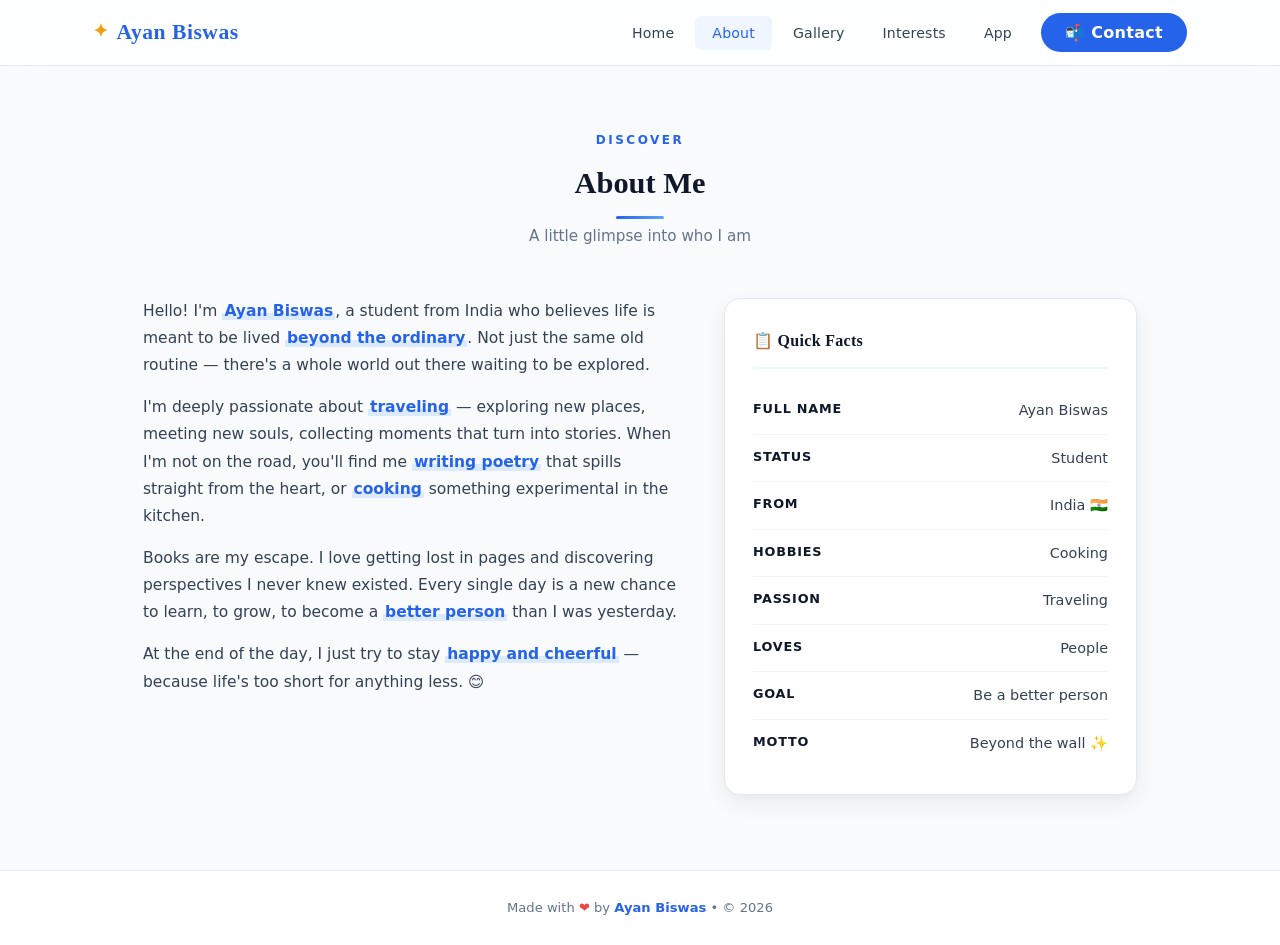
<file: about.html>
<!DOCTYPE html>
<html lang="en">
<head>
    <meta charset="UTF-8">
    <meta name="viewport" content="width=device-width, initial-scale=1.0">
    <title>About — Ayan Biswas</title>
    <link rel="stylesheet" href="https://cdnjs.cloudflare.com/ajax/libs/font-awesome/6.5.0/css/all.min.css">
    <link rel="stylesheet" href="style.css">
</head>
<body>
    <nav class="navbar" id="navbar">
        <div class="nav-inner">
            <a href="index.html" class="nav-logo"><span class="logo-star">✦</span> Ayan Biswas</a>
            <div class="hamburger" id="hamburger"><i class="fas fa-bars"></i></div>
            <ul class="nav-menu" id="nav-menu">
                <li><a href="index.html" class="nav-link">Home</a></li>
                <li><a href="about.html" class="nav-link active">About</a></li>
                <li><a href="gallery.html" class="nav-link">Gallery</a></li>
                <li><a href="interests.html" class="nav-link">Interests</a></li>
                <li><a href="app.html" class="nav-link">App</a></li>
                <li><a href="contact.html" class="nav-contact-btn" style="box-shadow: none;">📬 Contact</a></li>
            </ul>
        </div>
    </nav>

    <section class="section section-page-top">
        <div class="section-header">
            <div class="section-label">Discover</div>
            <h2>About Me</h2>
            <p>A little glimpse into who I am</p>
        </div>
        <div class="about-grid">
            <div class="about-text">
                <p>Hello! I'm <span class="hl">Ayan Biswas</span>, a student from India who believes life is meant to be lived <span class="hl">beyond the ordinary</span>. Not just the same old routine — there's a whole world out there waiting to be explored.</p>
                <p>I'm deeply passionate about <span class="hl">traveling</span> — exploring new places, meeting new souls, collecting moments that turn into stories. When I'm not on the road, you'll find me <span class="hl">writing poetry</span> that spills straight from the heart, or <span class="hl">cooking</span> something experimental in the kitchen.</p>
                <p>Books are my escape. I love getting lost in pages and discovering perspectives I never knew existed. Every single day is a new chance to learn, to grow, to become a <span class="hl">better person</span> than I was yesterday.</p>
                <p>At the end of the day, I just try to stay <span class="hl">happy and cheerful</span> — because life's too short for anything less. 😊</p>
            </div>
            <div class="info-card">
                <div class="info-title">📋 Quick Facts</div>
                <div class="info-row"><span class="info-key">Full Name</span><span class="info-val">Ayan Biswas</span></div>
                <div class="info-row"><span class="info-key">Status</span><span class="info-val">Student</span></div>
                <div class="info-row"><span class="info-key">From</span><span class="info-val">India 🇮🇳</span></div>
                <div class="info-row"><span class="info-key">Hobbies</span><span class="info-val">Cooking</span></div>
                <div class="info-row"><span class="info-key">Passion</span><span class="info-val">Traveling</span></div>
                <div class="info-row"><span class="info-key">Loves</span><span class="info-val">People</span></div>
                <div class="info-row"><span class="info-key">Goal</span><span class="info-val">Be a better person</span></div>
                <div class="info-row"><span class="info-key">Motto</span><span class="info-val">Beyond the wall ✨</span></div>
            </div>
        </div>
    </section>

    <footer class="footer">
        <p>Made with <span class="heart">❤️</span> by <span class="brand">Ayan Biswas</span> &bull; &copy; 2026</p>
    </footer>
    <script src="main.js"></script>
</body>
</html>
</file>
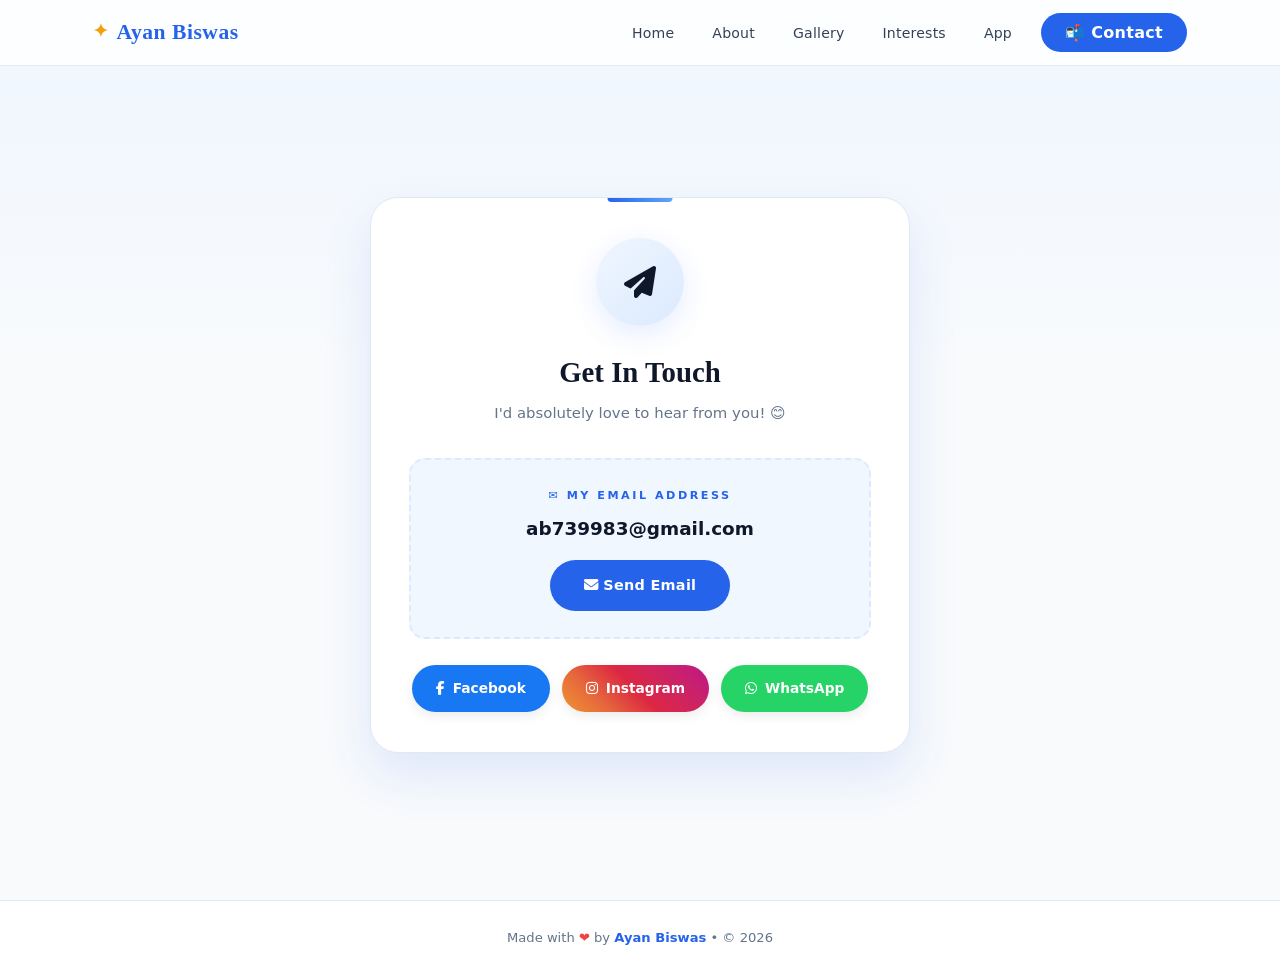
<file: contact.html>
<!DOCTYPE html>
<html lang="en">
<head>
    <meta charset="UTF-8">
    <meta name="viewport" content="width=device-width, initial-scale=1.0">
    <title>Contact — Ayan Biswas</title>
    <link rel="stylesheet" href="https://cdnjs.cloudflare.com/ajax/libs/font-awesome/6.5.0/css/all.min.css">
    <link rel="stylesheet" href="style.css">
</head>
<body>
    <nav class="navbar" id="navbar">
        <div class="nav-inner">
            <a href="index.html" class="nav-logo"><span class="logo-star">✦</span> Ayan Biswas</a>
            <div class="hamburger" id="hamburger"><i class="fas fa-bars"></i></div>
            <ul class="nav-menu" id="nav-menu">
                <li><a href="index.html" class="nav-link">Home</a></li>
                <li><a href="about.html" class="nav-link">About</a></li>
                <li><a href="gallery.html" class="nav-link">Gallery</a></li>
                <li><a href="interests.html" class="nav-link">Interests</a></li>
                <li><a href="app.html" class="nav-link">App</a></li>
                <li><a href="contact.html" class="nav-contact-btn" style="box-shadow: none;">📬 Contact</a></li>
            </ul>
        </div>
    </nav>

    <div class="contact-page-wrapper">
        <div class="contact-card-pro">
            <div class="contact-icon-ring"><i class="fas fa-paper-plane"></i></div>
            <h2>Get In Touch</h2>
            <p class="subtitle-text">I'd absolutely love to hear from you! 😊</p>
            <div class="email-showcase">
                <div class="email-label">✉️ My Email Address</div>
                <div class="email-value">ab739983@gmail.com</div>
                <a href="mailto:ab739983@gmail.com" class="btn-send-email"><i class="fas fa-envelope"></i> Send Email</a>
            </div>
            <div class="social-pills-row">
                <a href="https://www.facebook.com/share/1BP3dzD4Dx/" target="_blank" class="social-pill facebook"><i class="fab fa-facebook-f"></i> Facebook</a>
                <a href="https://www.instagram.com/ayan_biswas1?igsh=b2poemdmb2h5cGY4" target="_blank" class="social-pill instagram"><i class="fab fa-instagram"></i> Instagram</a>
                <a href="https://wa.me/YOUR_WHATSAPP_NUMBER" target="_blank" class="social-pill whatsapp"><i class="fab fa-whatsapp"></i> WhatsApp</a>
            </div>
        </div>
    </div>

    <footer class="footer">
        <p>Made with <span class="heart">❤️</span> by <span class="brand">Ayan Biswas</span> &bull; &copy; 2026</p>
    </footer>
    <script src="main.js"></script>
</body>
</html>
</file>
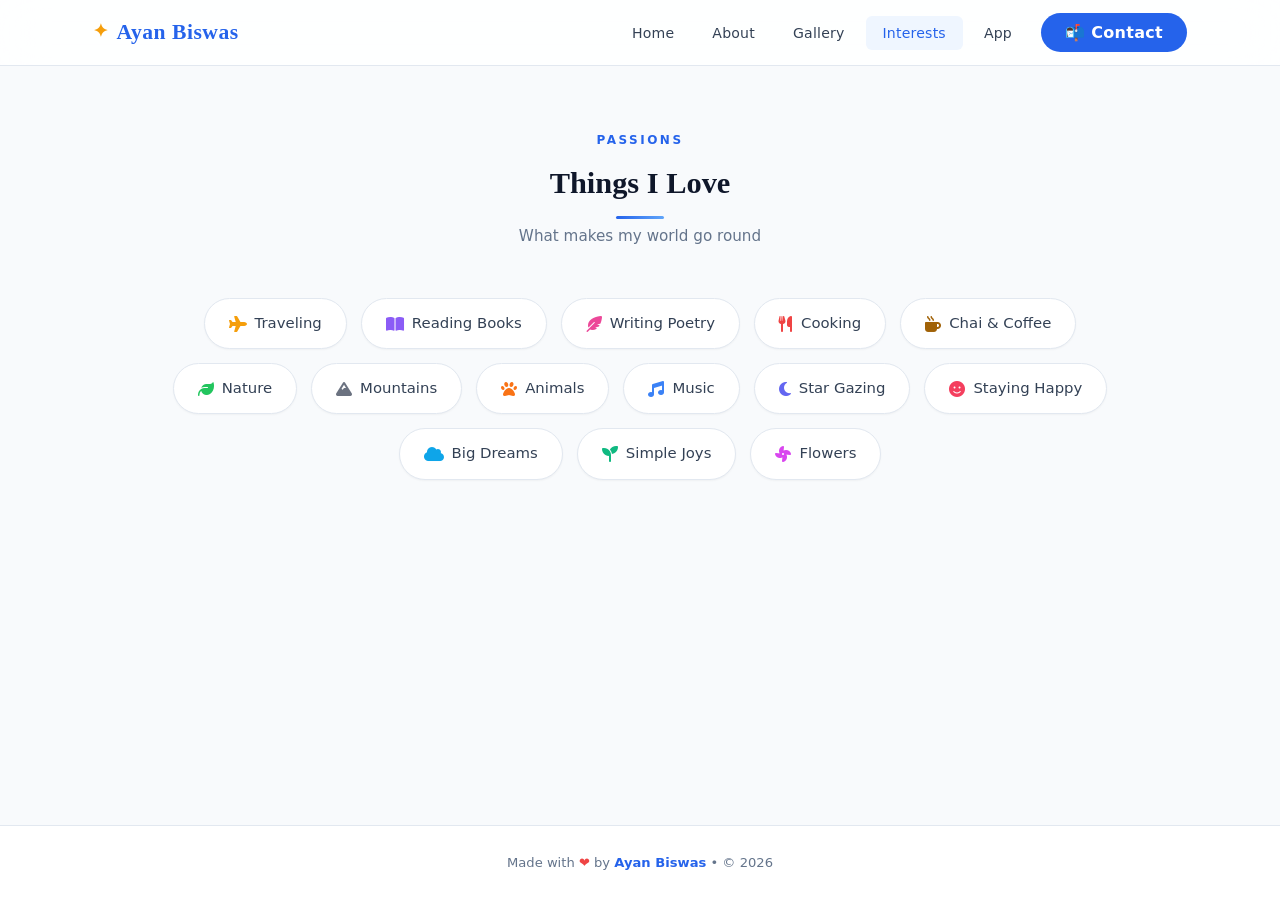
<file: interests.html>
<!DOCTYPE html>
<html lang="en">
<head>
    <meta charset="UTF-8">
    <meta name="viewport" content="width=device-width, initial-scale=1.0">
    <title>Interests — Ayan Biswas</title>
    <link rel="stylesheet" href="https://cdnjs.cloudflare.com/ajax/libs/font-awesome/6.5.0/css/all.min.css">
    <link rel="stylesheet" href="style.css">
</head>
<body>
    <nav class="navbar" id="navbar">
        <div class="nav-inner">
            <a href="index.html" class="nav-logo"><span class="logo-star">✦</span> Ayan Biswas</a>
            <div class="hamburger" id="hamburger"><i class="fas fa-bars"></i></div>
            <ul class="nav-menu" id="nav-menu">
                <li><a href="index.html" class="nav-link">Home</a></li>
                <li><a href="about.html" class="nav-link">About</a></li>
                <li><a href="gallery.html" class="nav-link">Gallery</a></li>
                <li><a href="interests.html" class="nav-link active">Interests</a></li>
                <li><a href="app.html" class="nav-link">App</a></li>
                <li><a href="contact.html" class="nav-contact-btn" style="box-shadow: none;">📬 Contact</a></li>
            </ul>
        </div>
    </nav>

    <section class="section section-page-top">
        <div class="section-header">
            <div class="section-label">Passions</div>
            <h2>Things I Love</h2>
            <p>What makes my world go round</p>
        </div>
        <div class="tags-cloud">
            <span class="tag"><i class="fas fa-plane icon-travel"></i> Traveling</span>
            <span class="tag"><i class="fas fa-book-open icon-books"></i> Reading Books</span>
            <span class="tag"><i class="fas fa-feather-alt icon-poetry"></i> Writing Poetry</span>
            <span class="tag"><i class="fas fa-utensils icon-cooking"></i> Cooking</span>
            <span class="tag"><i class="fas fa-mug-hot icon-chai"></i> Chai & Coffee</span>
            <span class="tag"><i class="fas fa-leaf icon-nature"></i> Nature</span>
            <span class="tag"><i class="fas fa-mountain icon-mountain"></i> Mountains</span>
            <span class="tag"><i class="fas fa-paw icon-animal"></i> Animals</span>
            <span class="tag"><i class="fas fa-music icon-music"></i> Music</span>
            <span class="tag"><i class="fas fa-moon icon-star"></i> Star Gazing</span>
            <span class="tag"><i class="fas fa-smile icon-happy"></i> Staying Happy</span>
            <span class="tag"><i class="fas fa-cloud icon-dreams"></i> Big Dreams</span>
            <span class="tag"><i class="fas fa-seedling icon-joys"></i> Simple Joys</span>
            <span class="tag"><i class="fas fa-fan icon-flowers"></i> Flowers</span>
        </div>
    </section>

    <footer class="footer">
        <p>Made with <span class="heart">❤️</span> by <span class="brand">Ayan Biswas</span> &bull; &copy; 2026</p>
    </footer>
    <script src="main.js"></script>
</body>
</html>
</file>
<file: style.css>
/* ============ CSS VARIABLES ============ */
:root {
    --bg: #f8fafc; --surface: #ffffff; --primary: #2563eb; --primary-hover: #1d4ed8;
    --primary-light: #eff6ff; --primary-soft: #dbeafe; --text: #0f172a;
    --text-secondary: #334155; --text-muted: #64748b; --border: #e2e8f0;
    --border-light: #f1f5f9; --shadow-xs: 0 1px 2px rgba(0,0,0,0.04);
    --shadow-sm: 0 1px 3px rgba(0,0,0,0.05), 0 1px 2px rgba(0,0,0,0.03);
    --shadow: 0 4px 14px rgba(0,0,0,0.05), 0 2px 6px rgba(0,0,0,0.03);
    --shadow-md: 0 8px 22px rgba(0,0,0,0.06), 0 3px 10px rgba(0,0,0,0.03);
    --shadow-lg: 0 14px 35px rgba(37, 99, 235, 0.09), 0 5px 14px rgba(0,0,0,0.04);
    --shadow-xl: 0 22px 50px rgba(37, 99, 235, 0.12);
    --radius-xs: 6px; --radius-sm: 10px; --radius: 16px; --radius-lg: 22px;
    --radius-xl: 28px; --radius-full: 9999px;
    --transition: 0.28s cubic-bezier(0.4, 0, 0.2, 1);
    --font-serif: 'Georgia', 'Times New Roman', serif;
    --font-sans: 'Inter', 'Segoe UI', system-ui, -apple-system, sans-serif;
}

/* ============ RESET & LAYOUT ============ */
*,*::before,*::after{margin:0;padding:0;box-sizing:border-box}
html{scroll-behavior:smooth;scroll-padding-top:90px}
body{font-family:var(--font-sans);background:var(--bg);color:var(--text);line-height:1.7;-webkit-font-smoothing:antialiased; display:flex; flex-direction:column; min-height:100vh;}
a{text-decoration:none;color:inherit;transition:var(--transition)}
img{max-width:100%;display:block}
ul{list-style:none}
button{cursor:pointer;border:none;font-family:inherit;background:none}

/* ============ NAVIGATION ============ */
.navbar{position:fixed;top:0;left:0;right:0;z-index:1000;background:rgba(255,255,255,0.84);backdrop-filter:blur(22px);-webkit-backdrop-filter:blur(22px);border-bottom:1px solid var(--border);transition:all 0.3s ease;}
.navbar.scrolled{box-shadow:0 4px 24px rgba(0,0,0,0.06)}
.nav-inner{max-width:1150px;margin:0 auto;display:flex;justify-content:space-between;align-items:center;padding:14px 28px;gap:18px;flex-wrap:wrap;}
.nav-logo{font-family:var(--font-serif);font-size:1.35rem;font-weight:700;color:var(--primary);letter-spacing:0.5px;display:flex;align-items:center;gap:8px;white-space:nowrap;}
.nav-logo .logo-star{font-size:1.1rem;color:#f59e0b;animation:logoPulse 2s ease-in-out infinite;display:inline-block;}
@keyframes logoPulse{0%,100%{transform:scale(1);opacity:1}50%{transform:scale(1.25);opacity:0.8}}
.nav-menu{display:flex;align-items:center;gap:4px;flex-wrap:wrap}
.nav-link{padding:9px 17px;font-size:0.88rem;font-weight:500;color:var(--text-secondary);border-radius:var(--radius-xs);transition:var(--transition);letter-spacing:0.2px;white-space:nowrap;}
.nav-link:hover, .nav-link.active{background:var(--primary-light);color:var(--primary)}
.nav-contact-btn{margin-left:8px;background:var(--primary);color:#fff!important;border-radius:var(--radius-full);padding:10px 24px!important;font-weight:600;letter-spacing:0.3px;box-shadow:0 4px 15px rgba(37,99,235,0.25);}
.nav-contact-btn:hover{background:var(--primary-hover)!important;box-shadow:0 6px 22px rgba(37,99,235,0.35);transform:translateY(-1px);}

/* ============ HERO (Home) ============ */
.hero{padding:130px 24px 70px;text-align:center;background:linear-gradient(175deg,#eff6ff 0%,#dbeafe 30%,#f8fafc 70%,#f1f5f9 100%);position:relative;overflow:hidden; flex:1;}
.hero-bg-orb{position:absolute;border-radius:50%;filter:blur(90px);opacity:0.45;pointer-events:none;}
.hero-bg-orb.orb-1{width:360px;height:360px;background:rgba(37,99,235,0.06);top:-110px;right:-70px}
.hero-bg-orb.orb-2{width:290px;height:290px;background:rgba(59,130,246,0.04);bottom:-90px;left:-60px}
.hero-content{position:relative;z-index:1;max-width:620px;margin:0 auto}
.hero-avatar-wrapper{position:relative;display:inline-block;margin-bottom:26px}
.hero-avatar{width:155px;height:155px;border-radius:50%;object-fit:cover;border:5px solid #fff;box-shadow:var(--shadow-xl);background:#bfdbfe;transition:transform 0.4s ease;}
.hero-avatar:hover{transform:scale(1.04)}
.hero h1{font-family:var(--font-serif);font-size:2.7rem;color:var(--text);font-weight:700;letter-spacing:-0.7px;margin-bottom:4px}
.hero .tagline{color:var(--text-muted);font-size:1rem;margin-top:6px;font-style:italic}
.hero-badges{display:flex;flex-wrap:wrap;justify-content:center;gap:10px;margin-top:18px}
.hero-badge{background:#fff;color:var(--primary);padding:7px 19px;border-radius:var(--radius-full);font-size:0.85rem;font-weight:600;letter-spacing:0.3px;box-shadow:var(--shadow-sm);border:1px solid var(--border);display:flex;align-items:center;gap:7px;}
.hero .location{color:var(--text-muted);font-size:0.95rem;margin-top:13px;display:flex;align-items:center;justify-content:center;gap:6px}
.hero .motto{color:var(--primary);font-size:1.05rem;margin-top:20px;font-weight:600;font-style:italic;max-width:500px;margin-left:auto;margin-right:auto;line-height:1.5}
.divider-dots{display:flex;justify-content:center;gap:6px;margin-top:24px}
.divider-dots span{width:6px;height:6px;background:var(--primary-soft);border-radius:50%}

/* ============ COMMON SECTIONS ============ */
.section{max-width:1050px;margin:0 auto;padding:75px 28px; flex:1;}
.section-page-top {padding-top: 130px; min-height: 80vh;}
.section-header{text-align:center;margin-bottom:48px}
.section-label{font-size:0.75rem;text-transform:uppercase;letter-spacing:2.5px;color:var(--primary);font-weight:700;margin-bottom:8px}
.section-header h2{font-family:var(--font-serif);font-size:1.9rem;color:var(--text);position:relative;display:inline-block}
.section-header h2::after{content:'';position:absolute;bottom:-9px;left:50%;transform:translateX(-50%);width:48px;height:3px;background:linear-gradient(90deg,var(--primary),#60a5fa);border-radius:3px}
.section-header p{color:var(--text-muted);margin-top:14px;font-size:0.95rem}

/* ============ ABOUT ============ */
.about-grid{display:grid;grid-template-columns:1.3fr 1fr;gap:44px;align-items:start}
.about-text p{color:var(--text-secondary);margin-bottom:15px;font-size:0.97rem;line-height:1.75}
.about-text .hl{color:var(--primary);font-weight:600;background:linear-gradient(to bottom,transparent 60%,var(--primary-soft) 60%);padding:0 2px}
.info-card{background:var(--surface);border-radius:var(--radius);padding:28px;box-shadow:var(--shadow-md);border:1px solid var(--border);position:sticky;top:100px;}
.info-card .info-title{font-family:var(--font-serif);font-size:1rem;font-weight:700;color:var(--text);margin-bottom:18px;padding-bottom:13px;border-bottom:2px solid var(--primary-light);letter-spacing:0.3px}
.info-row{display:flex;justify-content:space-between;padding:11px 0;border-bottom:1px solid var(--border-light);font-size:0.9rem;gap:12px}
.info-row:last-child{border-bottom:none}
.info-key{font-weight:600;color:var(--text);font-size:0.8rem;text-transform:uppercase;letter-spacing:0.8px;white-space:nowrap}
.info-val{color:var(--text-secondary);text-align:right;font-weight:500}

/* ============ GALLERY ============ */
.recent-grid{display:flex;flex-wrap:wrap;justify-content:center;gap:14px;max-width:700px;margin:0 auto;}
.recent-card{border-radius:var(--radius-sm);overflow:hidden;box-shadow:var(--shadow);cursor:pointer;transition:var(--transition);aspect-ratio:1;background:#e2e8f0;position:relative;width:155px;display:none;}
.recent-card.visible{display:block}
.recent-card::after{content:'';position:absolute;inset:0;background:rgba(37,99,235,0.08);opacity:0;transition:opacity 0.3s}
.recent-card:hover{transform:translateY(-5px);box-shadow:var(--shadow-lg)}
.recent-card:hover::after{opacity:1}
.recent-card img{width:100%;height:100%;object-fit:cover;transition:transform 0.5s}
.recent-card:hover img{transform:scale(1.06)}
.view-more-wrapper{text-align:center;margin-top:26px}
.btn-view-more{display:inline-flex;align-items:center;gap:10px;background:var(--primary);color:#fff;padding:13px 32px;border-radius:var(--radius-full);font-size:0.92rem;font-weight:700;letter-spacing:0.4px;transition:var(--transition);box-shadow:0 8px 25px rgba(37,99,235,0.25);}
.btn-view-more:hover{background:var(--primary-hover);transform:translateY(-3px);box-shadow:0 14px 34px rgba(37,99,235,0.35)}

.tab-bar{display:flex;justify-content:center;gap:10px;flex-wrap:wrap;margin-bottom:32px}
.tab-btn{padding:11px 26px;background:var(--surface);color:var(--text-secondary);border-radius:var(--radius-full);font-size:0.9rem;font-weight:600;border:2px solid var(--border);transition:var(--transition);display:flex;align-items:center;gap:8px;}
.tab-btn:hover{border-color:var(--primary);color:var(--primary);background:var(--primary-light)}
.tab-btn.active{background:var(--primary);color:#fff;border-color:var(--primary);box-shadow:0 6px 20px rgba(37,99,235,0.25)}
.gallery-grid{display:grid;grid-template-columns:repeat(auto-fill,minmax(220px,1fr));gap:18px}
.gallery-card{border-radius:var(--radius);overflow:hidden;box-shadow:var(--shadow);cursor:pointer;transition:var(--transition);aspect-ratio:1;background:#fff;position:relative;border:1px solid var(--border);}
.gallery-card::after{content:'';position:absolute;inset:0;background:rgba(37,99,235,0.08);opacity:0;transition:opacity 0.3s;border-radius:var(--radius)}
.gallery-card:hover{transform:translateY(-6px);box-shadow:var(--shadow-xl)}
.gallery-card:hover::after{opacity:1}
.gallery-card img{width:100%;height:100%;object-fit:cover;transition:transform 0.5s}
.gallery-card:hover img{transform:scale(1.06)}
.gallery-card.placeholder{cursor:default;display:flex;align-items:center;justify-content:center;background:linear-gradient(135deg,#f8fafc,#f1f5f9);border:2px dashed var(--border);}
.gallery-card.placeholder:hover{transform:none;box-shadow:var(--shadow)}
.gallery-card.placeholder::after{display:none}
.placeholder-content{text-align:center;color:var(--text-muted);padding:20px}
.placeholder-content i{font-size:2rem;color:#cbd5e1;margin-bottom:8px;display:block}
.placeholder-content span{font-size:0.8rem;font-weight:500;letter-spacing:0.5px;text-transform:uppercase}
.gallery-panel{display:none}
.gallery-panel.active{display:grid}

/* ============ LIGHTBOX ============ */
.lightbox-overlay{position:fixed;inset:0;background:rgba(15,23,42,0.94);z-index:9999;display:none;align-items:center;justify-content:center;flex-direction:column;cursor:pointer;}
.lightbox-overlay.active{display:flex}
.lightbox-overlay img{max-width:90vw;max-height:80vh;border-radius:18px;box-shadow:0 25px 70px rgba(0,0,0,0.55)}
.lightbox-close{position:absolute;top:30px;right:45px;font-size:2.5rem;color:#fff;cursor:pointer;transition:transform 0.2s;z-index:10001}
.lightbox-close:hover{transform:scale(1.15) rotate(90deg)}
.lightbox-caption{color:#cbd5e1;margin-top:15px;font-size:0.95rem;font-style:italic}

/* ============ INTERESTS ============ */
.tags-cloud{display:flex;flex-wrap:wrap;justify-content:center;gap:14px}
.tag{background:#fff;color:var(--text-secondary);padding:12px 24px;border-radius:var(--radius-full);font-size:0.93rem;font-weight:500;transition:var(--transition);box-shadow:var(--shadow-xs);border:1px solid var(--border);display:flex;align-items:center;gap:8px;}
.tag i{transition:var(--transition);font-size:1rem}
.tag .icon-travel{color:#f59e0b} .tag .icon-books{color:#8b5cf6} .tag .icon-poetry{color:#ec4899}
.tag .icon-cooking{color:#ef4444} .tag .icon-chai{color:#a16207} .tag .icon-nature{color:#22c55e}
.tag .icon-mountain{color:#6b7280} .tag .icon-animal{color:#f97316} .tag .icon-music{color:#3b82f6}
.tag .icon-star{color:#6366f1} .tag .icon-happy{color:#f43f5e} .tag .icon-dreams{color:#0ea5e9}
.tag .icon-joys{color:#10b981} .tag .icon-flowers{color:#d946ef}
.tag:hover{background:var(--primary);color:#fff;border-color:var(--primary);transform:translateY(-3px);box-shadow:0 10px 28px rgba(37,99,235,0.25)}
.tag:hover i{color:#fff!important}

/* ============ SOCIAL STRIP ============ */
.social-strip{text-align:center;padding:30px 24px 55px}
.social-strip .strip-label{font-size:0.8rem;text-transform:uppercase;letter-spacing:2.5px;color:var(--text-muted);font-weight:700;margin-bottom:22px;}
.social-icons{display:flex;justify-content:center;gap:18px;flex-wrap:wrap}
.social-icon-link{width:52px;height:52px;border-radius:50%;display:flex;align-items:center;justify-content:center;font-size:1.25rem;color:#fff;transition:var(--transition);box-shadow:0 6px 18px rgba(0,0,0,0.1);position:relative;}
.social-icon-link:hover{transform:translateY(-5px);box-shadow:0 12px 28px rgba(0,0,0,0.18)}
.social-icon-link.email{background:#2563eb} .social-icon-link.facebook{background:#1877f2}
.social-icon-link.instagram{background:linear-gradient(45deg,#f09433,#e6683c,#dc2743,#cc2366,#bc1888)}
.social-icon-link.whatsapp{background:#25d366}
.social-icon-link::after{content:attr(data-tooltip);position:absolute;bottom:115%;left:50%;transform:translateX(-50%) translateY(4px);background:var(--text);color:#fff;padding:5px 13px;border-radius:var(--radius-xs);font-size:0.7rem;font-weight:500;white-space:nowrap;opacity:0;pointer-events:none;transition:all 0.25s ease;}
.social-icon-link:hover::after{opacity:1;transform:translateX(-50%) translateY(0)}

/* ============ CONTACT & APP PAGE ============ */
.contact-page-wrapper{min-height:100vh;display:flex; flex-direction:column; align-items:center;justify-content:center;padding:120px 24px 70px;background:linear-gradient(180deg,#eff6ff 0%,#f8fafc 40%); gap:30px;}
.contact-card-pro{background:var(--surface);max-width:540px;width:100%;padding:40px 38px;border-radius:var(--radius-xl);box-shadow:var(--shadow-xl);text-align:center;border:1px solid var(--border);position:relative;}
.contact-card-pro::before{content:'';position:absolute;top:0;left:50%;transform:translateX(-50%);width:65px;height:4px;background:linear-gradient(90deg,var(--primary),#60a5fa);border-radius:0 0 4px 4px;}
.contact-icon-ring{width:88px;height:88px;border-radius:50%;background:linear-gradient(135deg,var(--primary-light),var(--primary-soft));display:flex;align-items:center;justify-content:center;font-size:2rem;margin:0 auto 22px;box-shadow:0 8px 28px rgba(37,99,235,0.12);}
.contact-card-pro h2{font-family:var(--font-serif);font-size:1.8rem;color:var(--text);margin-bottom:4px}
.contact-card-pro .subtitle-text{color:var(--text-muted);margin-bottom:32px;font-size:0.93rem}
.email-showcase{background:#f0f7ff;border:2px dashed var(--primary-soft);border-radius:var(--radius);padding:26px 22px;margin-bottom:26px;}
.email-showcase .email-label{font-size:0.7rem;text-transform:uppercase;letter-spacing:2.5px;color:var(--primary);font-weight:700;margin-bottom:8px}
.email-showcase .email-value{font-size:1.15rem;font-weight:700;color:var(--text);word-break:break-all;margin-bottom:16px}
.btn-send-email{display:inline-block;background:var(--primary);color:#fff;padding:13px 34px;border-radius:var(--radius-full);font-weight:600;font-size:0.9rem;transition:var(--transition);letter-spacing:0.3px; text-decoration: none;}
.btn-send-email:hover{background:var(--primary-hover);box-shadow:0 10px 26px rgba(37,99,235,0.3)}
.social-pills-row{display:flex;flex-wrap:wrap;gap:12px;justify-content:center;margin-top:8px}
.social-pill{display:inline-flex;align-items:center;gap:8px;padding:12px 24px;border-radius:var(--radius-full);font-weight:600;font-size:0.86rem;color:#fff;transition:var(--transition);box-shadow:0 4px 12px rgba(0,0,0,0.08); text-decoration: none;}
.social-pill:hover{transform:translateY(-3px);box-shadow:0 10px 24px rgba(0,0,0,0.15)}
.social-pill.facebook{background:#1877f2}
.social-pill.instagram{background:linear-gradient(45deg,#f09433,#e6683c,#dc2743,#cc2366,#bc1888)}
.social-pill.whatsapp{background:#25d366}

/* ============ FOOTER ============ */
.footer{text-align:center;padding:26px 24px;color:var(--text-muted);font-size:0.82rem;border-top:1px solid var(--border);background:var(--surface); margin-top: auto;}
.footer .heart{color:#ef4444;animation:pulse 1.5s infinite;display:inline-block}
.footer .brand{color:var(--primary);font-weight:600}
@keyframes pulse{0%,100%{transform:scale(1)}50%{transform:scale(1.15)}}

/* ============ HAMBURGER ICON (Hidden on Desktop) ============ */
.hamburger {
    display: none;
    font-size: 1.5rem;
    cursor: pointer;
    color: var(--text);
}

/* ============ MOBILE RESPONSIVE ============ */
@media(max-width:900px){
    .about-grid{grid-template-columns:1fr;gap:30px}
    .info-card{position:static}
    .recent-card{width:140px}
}

@media(max-width: 768px) {
    /* Navbar styling for Mobile */
    .nav-inner {
        flex-direction: row;
        padding: 15px 20px;
    }
    .hamburger {
        display: block;
    }
    .nav-menu {
        display: none; 
        flex-direction: column;
        width: 100%;
        background: rgba(255, 255, 255, 0.98);
        backdrop-filter: blur(10px);
        position: absolute;
        top: 100%;
        left: 0;
        padding: 20px 0;
        box-shadow: 0 10px 15px rgba(0,0,0,0.05);
    }
    .nav-menu.active {
        display: flex;
        animation: fadeSlideIn 0.3s ease forwards;
    }
    .nav-menu li {
        width: 100%;
        text-align: center;
        margin: 5px 0;
    }
    .nav-link {
        display: block;
        padding: 10px;
        font-size: 1rem;
    }
    .nav-contact-btn {
        margin-left: 0;
        display: inline-block;
        margin-top: 10px;
    }

    /* Section styling for Mobile */
    .hero{padding:115px 18px 50px}
    .hero h1{font-size:2rem}
    .hero-avatar{width:125px;height:125px}
    .hero-badges{gap:6px}
    .hero-badge{font-size:0.76rem;padding:5px 13px}
    .section{padding:50px 16px}
    .section-page-top {padding-top: 100px;}
    .section-header h2{font-size:1.5rem}
    .recent-card{width:130px}
    .recent-grid{gap:10px}
    .gallery-grid{grid-template-columns:repeat(auto-fill,minmax(140px,1fr));gap:10px}
    .tab-btn{padding:8px 16px;font-size:0.8rem}
    .tags-cloud{gap:8px}
    .tag{font-size:0.82rem;padding:9px 16px}
    .contact-card-pro{padding:35px 20px}
    .contact-card-pro h2{font-size:1.5rem}
    .social-icon-link{width:46px;height:46px;font-size:1.1rem}
    .social-icons{gap:12px}
    .social-pill{padding:10px 18px;font-size:0.8rem}
}

@media(max-width:380px){
    .recent-card{width:120px}
    .gallery-grid{grid-template-columns:1fr 1fr;gap:8px}
    .social-pills-row{flex-direction:column;align-items:center}
}
</file>
